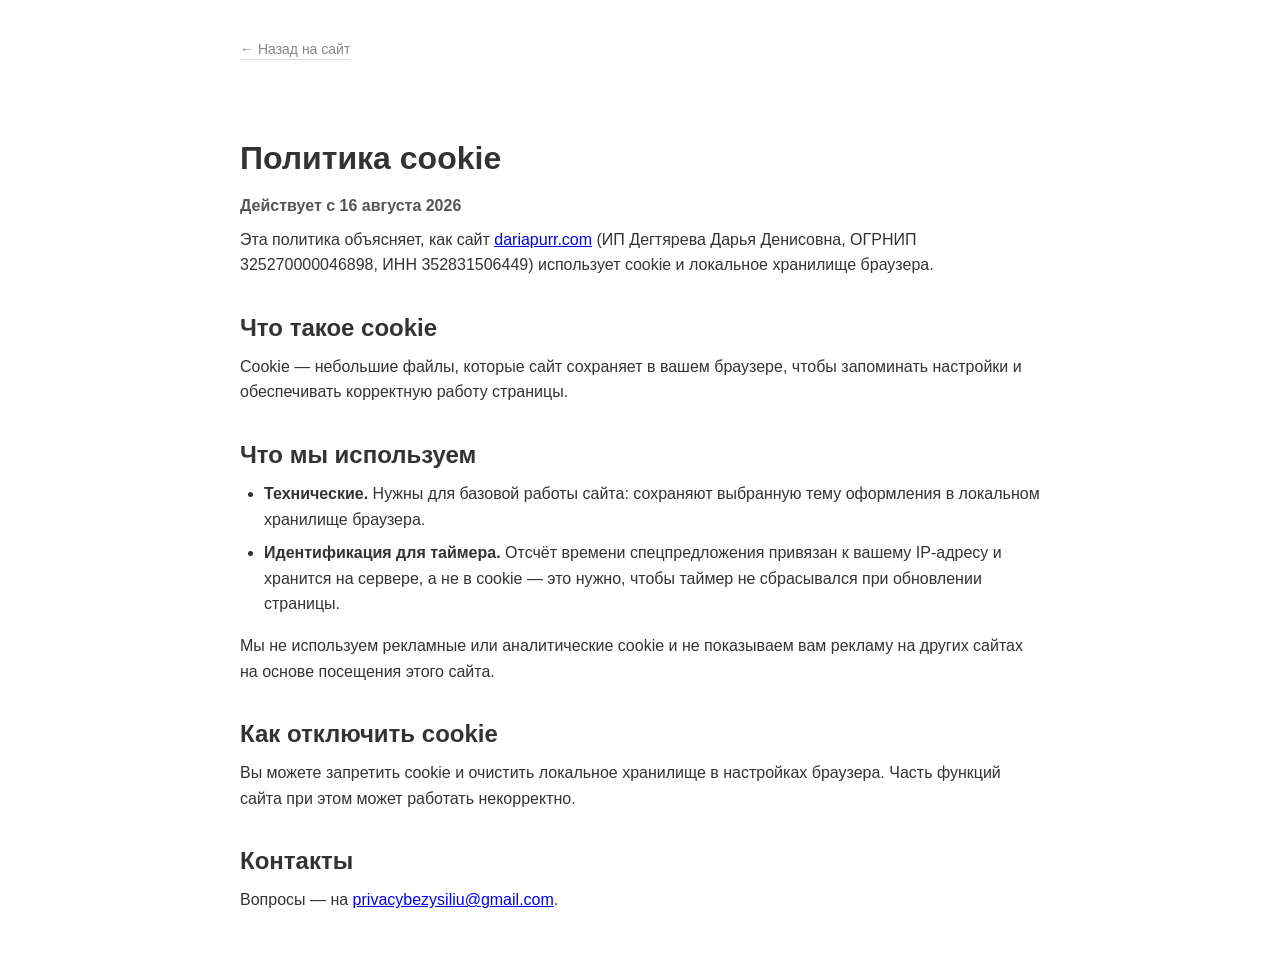
<file: site/cookies.html>
<!DOCTYPE html>
<html lang="ru">
<head>
  <meta charset="UTF-8">
  <meta name="viewport" content="width=device-width, initial-scale=1.0">
  <title>Политика cookie · Кэш-расклад от Белой Кошки</title>
  <style>
    *{box-sizing:border-box;margin:0;padding:0}
    body{font-family:Arial,sans-serif;background:#fff;color:#333;padding:40px 24px}
    .page-wrap{max-width:800px;margin:0 auto}
    .back-link{display:inline-block;margin-bottom:32px;color:#888;text-decoration:none;font-size:14px;border-bottom:1px solid #ddd;padding-bottom:2px}
    .back-link:hover{color:#333}
    h1,h2{margin-top:1.5em;margin-bottom:0.5em}
    p,li{line-height:1.6;margin-bottom:0.5em}
    ul{padding-left:24px;margin-bottom:1em}
    .updated{color:#555;font-weight:700}
  </style>
</head>
<body>
<div class="page-wrap">

  <a href="index.html" class="back-link">← Назад на сайт</a>

  <h1>Политика cookie</h1>
  <p class="updated">Действует с 16 августа 2026</p>

  <p>Эта политика объясняет, как сайт <a href="https://www.dariapurr.com">dariapurr.com</a> (ИП Дегтярева Дарья Денисовна, ОГРНИП 325270000046898, ИНН 352831506449) использует cookie и локальное хранилище браузера.</p>

  <h2>Что такое cookie</h2>
  <p>Cookie — небольшие файлы, которые сайт сохраняет в вашем браузере, чтобы запоминать настройки и обеспечивать корректную работу страницы.</p>

  <h2>Что мы используем</h2>
  <ul>
    <li><strong>Технические.</strong> Нужны для базовой работы сайта: сохраняют выбранную тему оформления в локальном хранилище браузера.</li>
    <li><strong>Идентификация для таймера.</strong> Отсчёт времени спецпредложения привязан к вашему IP-адресу и хранится на сервере, а не в cookie — это нужно, чтобы таймер не сбрасывался при обновлении страницы.</li>
  </ul>
  <p>Мы не используем рекламные или аналитические cookie и не показываем вам рекламу на других сайтах на основе посещения этого сайта.</p>

  <h2>Как отключить cookie</h2>
  <p>Вы можете запретить cookie и очистить локальное хранилище в настройках браузера. Часть функций сайта при этом может работать некорректно.</p>

  <h2>Контакты</h2>
  <p>Вопросы — на <a href="mailto:privacybezysiliu@gmail.com">privacybezysiliu@gmail.com</a>.</p>

</div>
</body>
</html>
</file>
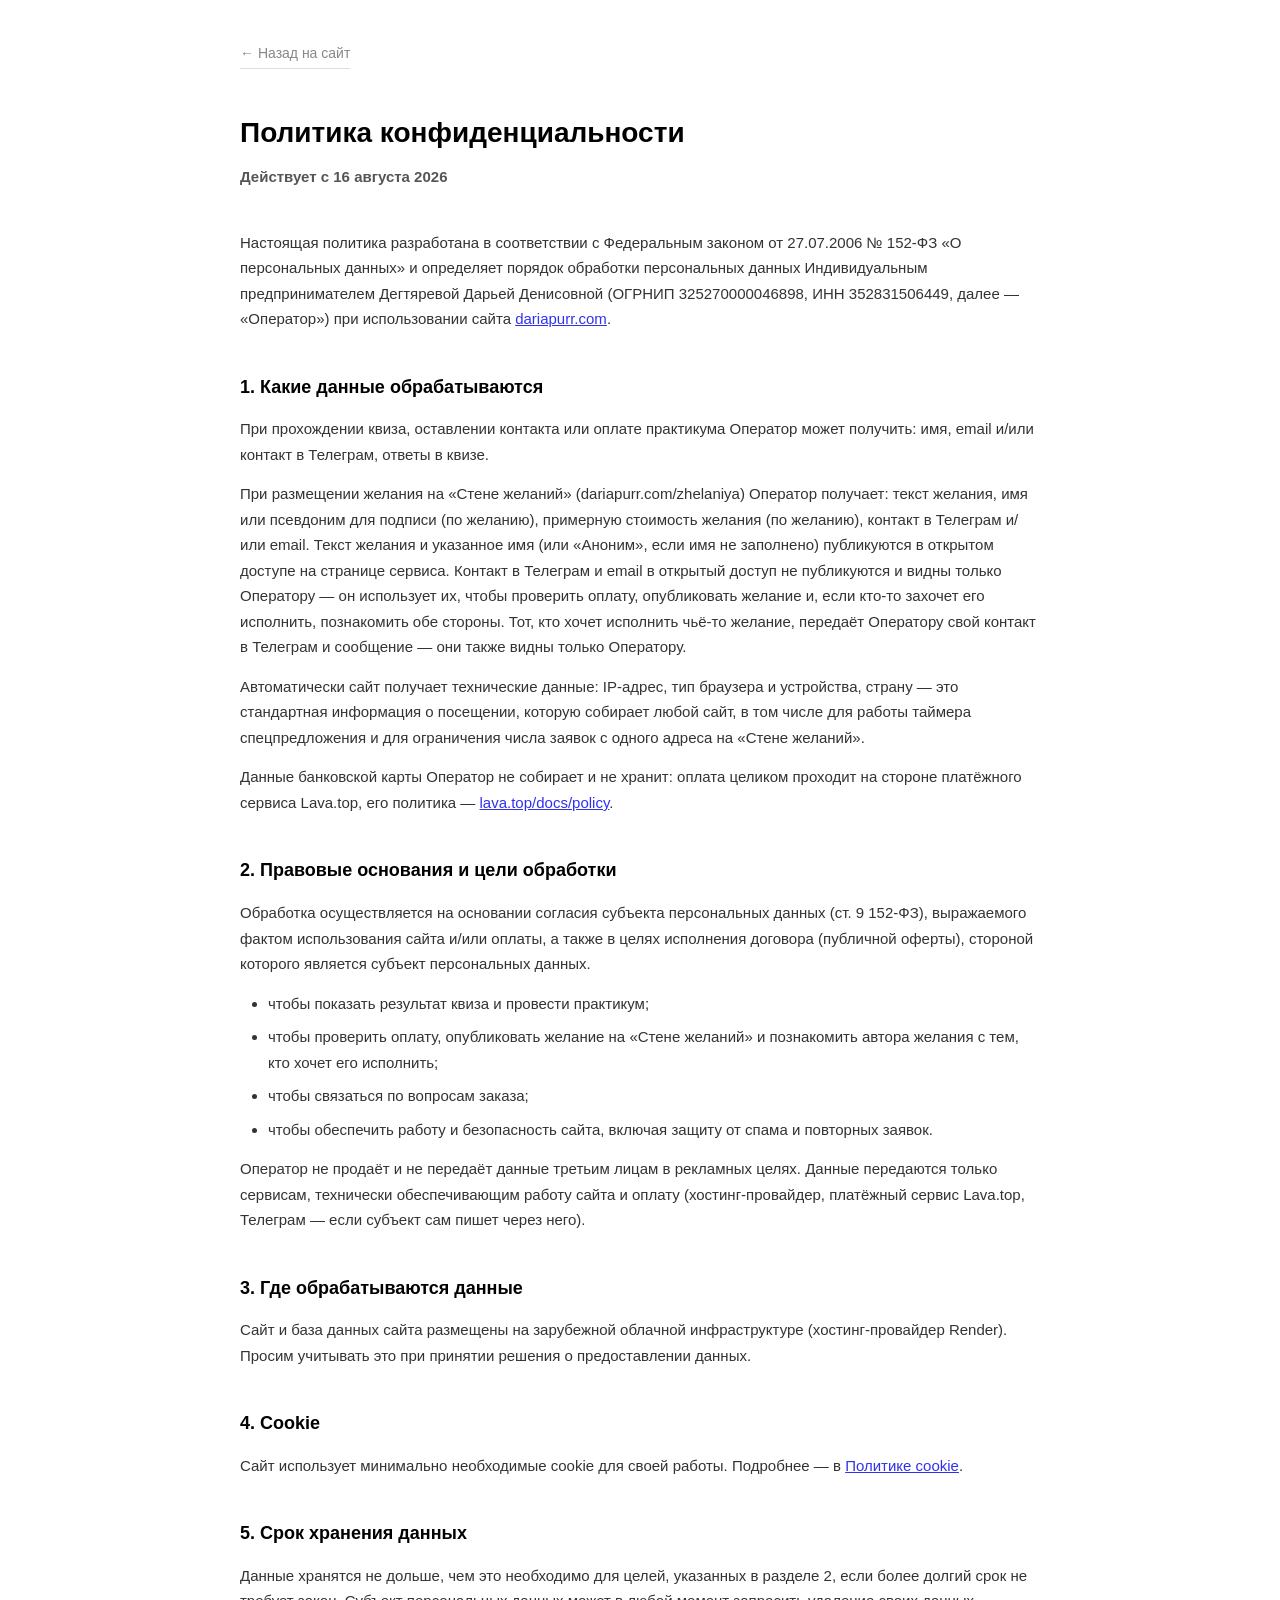
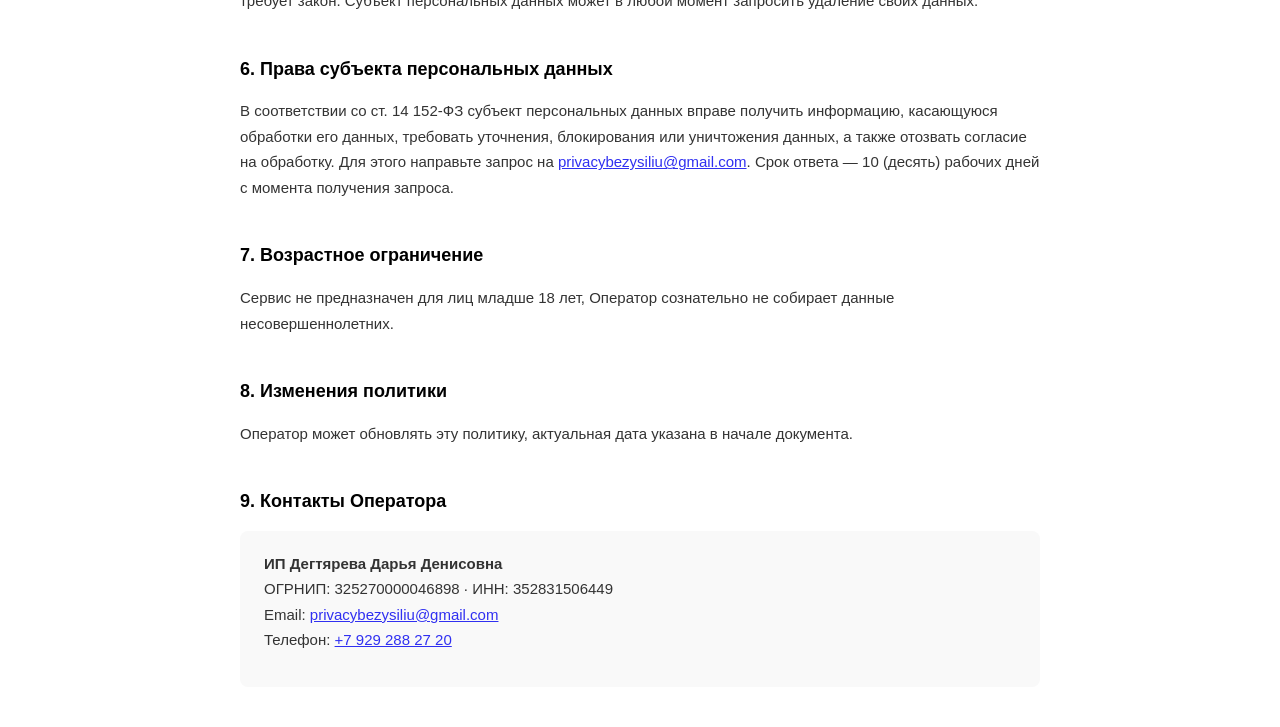
<file: site/privacy.html>
<!DOCTYPE html>
<html lang="ru">
<head>
  <meta charset="UTF-8">
  <meta name="viewport" content="width=device-width, initial-scale=1.0">
  <title>Политика конфиденциальности · daria.purr</title>
  <style>
    *{box-sizing:border-box;margin:0;padding:0}
    body{font-family:Arial,sans-serif;background:#fff;color:#333;padding:40px 24px;font-size:15px;line-height:1.7}
    .page-wrap{max-width:800px;margin:0 auto}
    .back-link{display:inline-block;margin-bottom:40px;color:#888;text-decoration:none;font-size:14px;border-bottom:1px solid #ddd;padding-bottom:2px}
    .back-link:hover{color:#333}
    h1{font-size:28px;color:#000;margin-bottom:8px;font-weight:700}
    .updated{color:#555;font-size:15px;font-weight:700;margin-bottom:40px}
    h2{font-size:18px;color:#000;margin-top:40px;margin-bottom:14px;font-weight:700}
    p{color:#333;margin-bottom:14px}
    ul{color:#333;padding-left:28px;margin-bottom:14px}
    li{margin-bottom:8px}
    a{color:#3030F1;word-break:break-word}
    .contact-block{background:#f9f9f9;padding:20px 24px;border-radius:8px;margin-top:12px}
  </style>
</head>
<body>
<div class="page-wrap">

  <a href="index.html" class="back-link">← Назад на сайт</a>

  <h1>Политика конфиденциальности</h1>
  <p class="updated">Действует с 16 августа 2026</p>

  <p>Настоящая политика разработана в соответствии с Федеральным законом от 27.07.2006 № 152-ФЗ «О персональных данных» и определяет порядок обработки персональных данных Индивидуальным предпринимателем Дегтяревой Дарьей Денисовной (ОГРНИП 325270000046898, ИНН 352831506449, далее — «Оператор») при использовании сайта <a href="https://www.dariapurr.com">dariapurr.com</a>.</p>

  <h2>1. Какие данные обрабатываются</h2>
  <p>При прохождении квиза, оставлении контакта или оплате практикума Оператор может получить: имя, email и/или контакт в Телеграм, ответы в квизе.</p>
  <p>При размещении желания на «Стене желаний» (dariapurr.com/zhelaniya) Оператор получает: текст желания, имя или псевдоним для подписи (по желанию), примерную стоимость желания (по желанию), контакт в Телеграм и/или email. Текст желания и указанное имя (или «Аноним», если имя не заполнено) публикуются в открытом доступе на странице сервиса. Контакт в Телеграм и email в открытый доступ не публикуются и видны только Оператору — он использует их, чтобы проверить оплату, опубликовать желание и, если кто-то захочет его исполнить, познакомить обе стороны. Тот, кто хочет исполнить чьё-то желание, передаёт Оператору свой контакт в Телеграм и сообщение — они также видны только Оператору.</p>
  <p>Автоматически сайт получает технические данные: IP-адрес, тип браузера и устройства, страну — это стандартная информация о посещении, которую собирает любой сайт, в том числе для работы таймера спецпредложения и для ограничения числа заявок с одного адреса на «Стене желаний».</p>
  <p>Данные банковской карты Оператор не собирает и не хранит: оплата целиком проходит на стороне платёжного сервиса Lava.top, его политика — <a href="https://lava.top/docs/policy/" target="_blank" rel="noopener">lava.top/docs/policy</a>.</p>

  <h2>2. Правовые основания и цели обработки</h2>
  <p>Обработка осуществляется на основании согласия субъекта персональных данных (ст. 9 152-ФЗ), выражаемого фактом использования сайта и/или оплаты, а также в целях исполнения договора (публичной оферты), стороной которого является субъект персональных данных.</p>
  <ul>
    <li>чтобы показать результат квиза и провести практикум;</li>
    <li>чтобы проверить оплату, опубликовать желание на «Стене желаний» и познакомить автора желания с тем, кто хочет его исполнить;</li>
    <li>чтобы связаться по вопросам заказа;</li>
    <li>чтобы обеспечить работу и безопасность сайта, включая защиту от спама и повторных заявок.</li>
  </ul>
  <p>Оператор не продаёт и не передаёт данные третьим лицам в рекламных целях. Данные передаются только сервисам, технически обеспечивающим работу сайта и оплату (хостинг-провайдер, платёжный сервис Lava.top, Телеграм — если субъект сам пишет через него).</p>

  <h2>3. Где обрабатываются данные</h2>
  <p>Сайт и база данных сайта размещены на зарубежной облачной инфраструктуре (хостинг-провайдер Render). Просим учитывать это при принятии решения о предоставлении данных.</p>

  <h2>4. Cookie</h2>
  <p>Сайт использует минимально необходимые cookie для своей работы. Подробнее — в <a href="cookies.html">Политике cookie</a>.</p>

  <h2>5. Срок хранения данных</h2>
  <p>Данные хранятся не дольше, чем это необходимо для целей, указанных в разделе 2, если более долгий срок не требует закон. Субъект персональных данных может в любой момент запросить удаление своих данных.</p>

  <h2>6. Права субъекта персональных данных</h2>
  <p>В соответствии со ст. 14 152-ФЗ субъект персональных данных вправе получить информацию, касающуюся обработки его данных, требовать уточнения, блокирования или уничтожения данных, а также отозвать согласие на обработку. Для этого направьте запрос на <a href="mailto:privacybezysiliu@gmail.com">privacybezysiliu@gmail.com</a>. Срок ответа — 10 (десять) рабочих дней с момента получения запроса.</p>

  <h2>7. Возрастное ограничение</h2>
  <p>Сервис не предназначен для лиц младше 18 лет, Оператор сознательно не собирает данные несовершеннолетних.</p>

  <h2>8. Изменения политики</h2>
  <p>Оператор может обновлять эту политику, актуальная дата указана в начале документа.</p>

  <h2>9. Контакты Оператора</h2>
  <div class="contact-block">
    <p><strong>ИП Дегтярева Дарья Денисовна</strong><br>
    ОГРНИП: 325270000046898 · ИНН: 352831506449<br>
    Email: <a href="mailto:privacybezysiliu@gmail.com">privacybezysiliu@gmail.com</a><br>
    Телефон: <a href="tel:+79292882720">+7 929 288 27 20</a></p>
  </div>

</div>
</body>
</html>
</file>
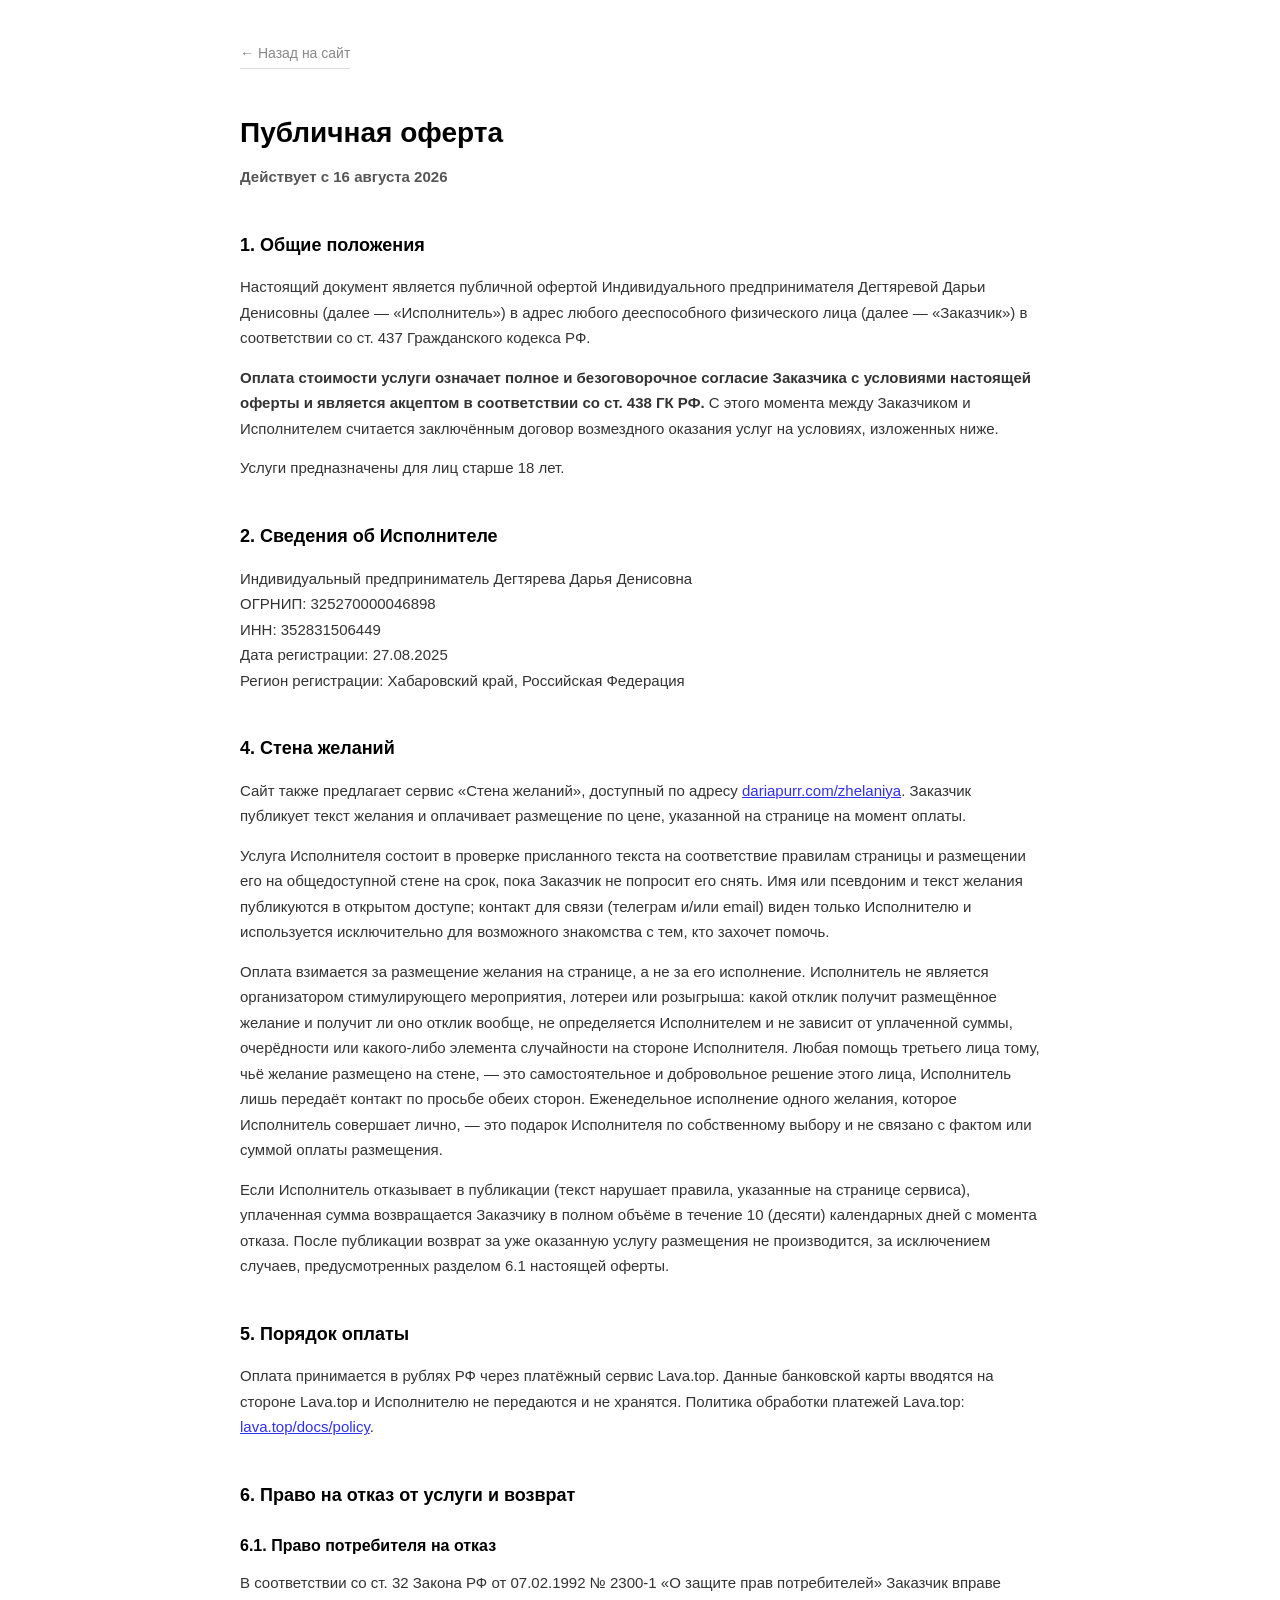
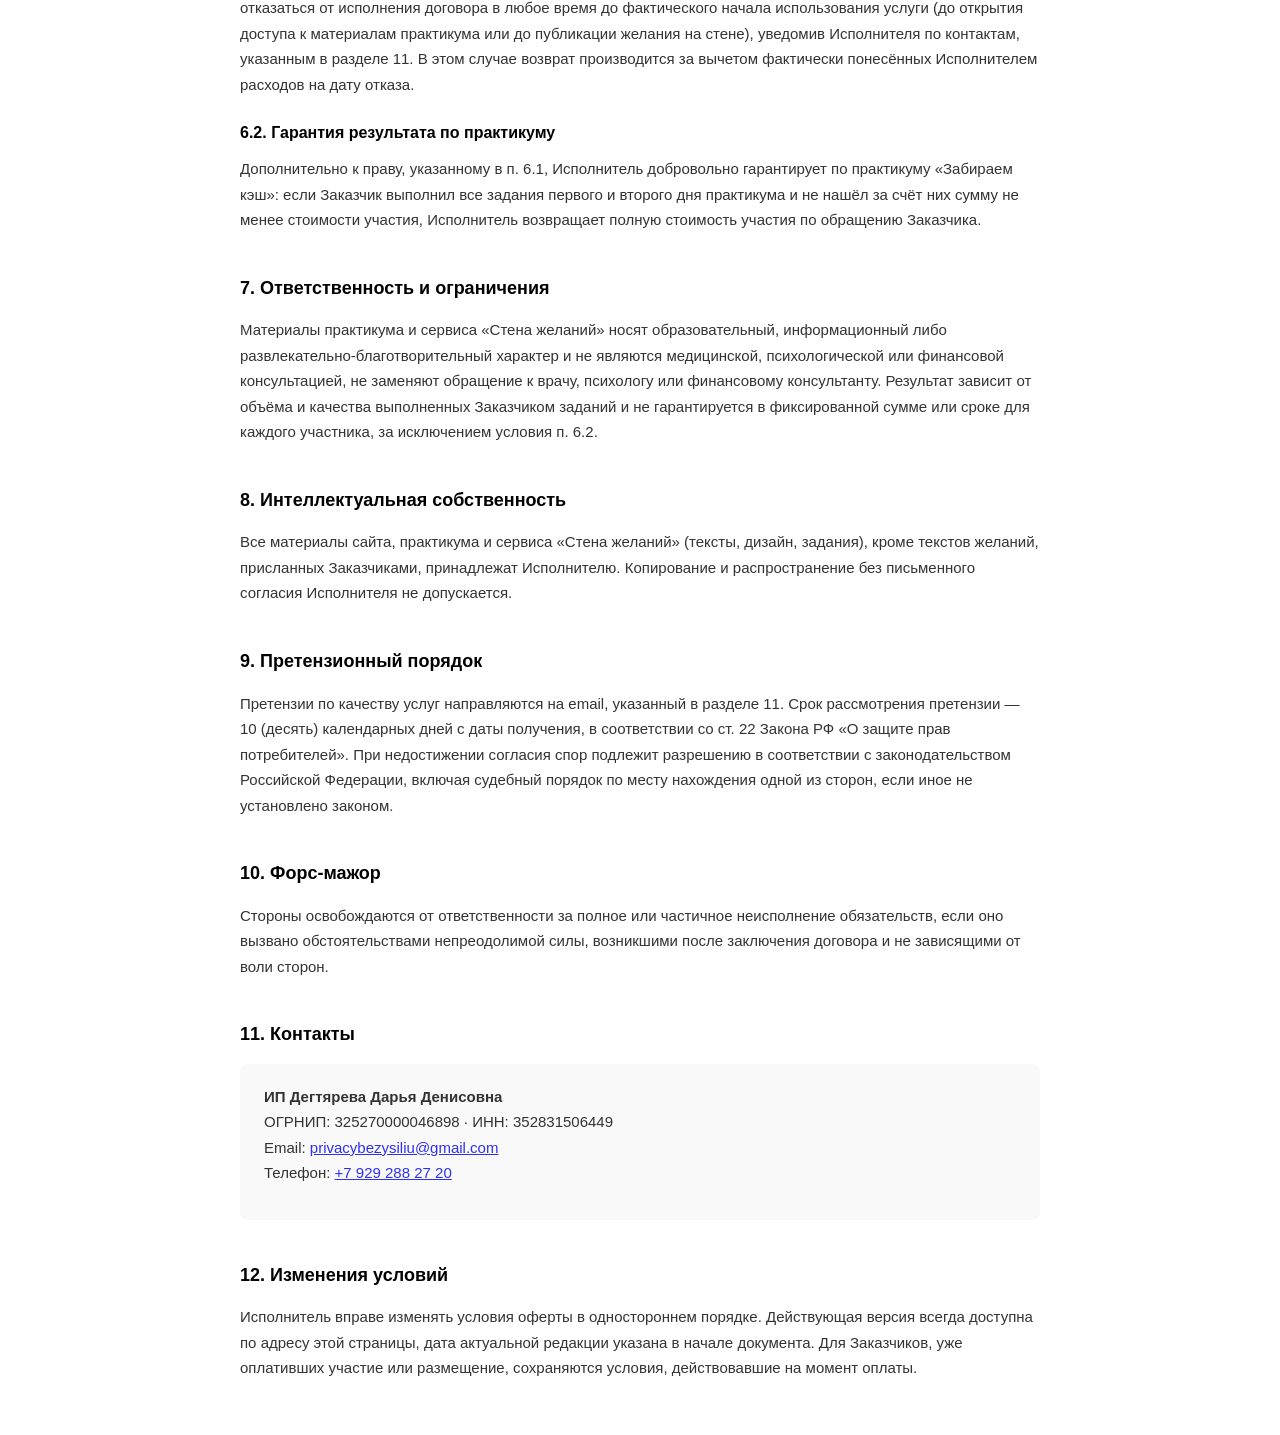
<file: site/terms.html>
<!DOCTYPE html>
<html lang="ru">
<head>
  <meta charset="UTF-8">
  <meta name="viewport" content="width=device-width, initial-scale=1.0">
  <title>Публичная оферта · daria.purr</title>
  <style>
    *{box-sizing:border-box;margin:0;padding:0}
    body{font-family:Arial,sans-serif;background:#fff;color:#333;padding:40px 24px;font-size:15px;line-height:1.7}
    .page-wrap{max-width:800px;margin:0 auto}
    .back-link{display:inline-block;margin-bottom:40px;color:#888;text-decoration:none;font-size:14px;border-bottom:1px solid #ddd;padding-bottom:2px}
    .back-link:hover{color:#333}
    h1{font-size:28px;color:#000;margin-bottom:8px;font-weight:700}
    .updated{color:#555;font-size:15px;font-weight:700;margin-bottom:40px}
    h2{font-size:18px;color:#000;margin-top:40px;margin-bottom:14px;font-weight:700}
    h3{font-size:16px;color:#000;margin-top:22px;margin-bottom:10px;font-weight:700}
    p{color:#333;margin-bottom:14px}
    ul{color:#333;padding-left:28px;margin-bottom:14px}
    li{margin-bottom:8px}
    a{color:#3030F1;word-break:break-word}
    .contact-block{background:#f9f9f9;padding:20px 24px;border-radius:8px;margin-top:12px}
  </style>
</head>
<body>
<div class="page-wrap">

  <a href="index.html" class="back-link">← Назад на сайт</a>

  <h1>Публичная оферта</h1>
  <p class="updated">Действует с 16 августа 2026</p>

  <h2>1. Общие положения</h2>
  <p>Настоящий документ является публичной офертой Индивидуального предпринимателя Дегтяревой Дарьи Денисовны (далее — «Исполнитель») в адрес любого дееспособного физического лица (далее — «Заказчик») в соответствии со ст. 437 Гражданского кодекса РФ.</p>
  <p><strong>Оплата стоимости услуги означает полное и безоговорочное согласие Заказчика с условиями настоящей оферты и является акцептом в соответствии со ст. 438 ГК РФ.</strong> С этого момента между Заказчиком и Исполнителем считается заключённым договор возмездного оказания услуг на условиях, изложенных ниже.</p>
  <p>Услуги предназначены для лиц старше 18 лет.</p>

  <h2>2. Сведения об Исполнителе</h2>
  <p>Индивидуальный предприниматель Дегтярева Дарья Денисовна<br>
  ОГРНИП: 325270000046898<br>
  ИНН: 352831506449<br>
  Дата регистрации: 27.08.2025<br>
  Регион регистрации: Хабаровский край, Российская Федерация</p>

  <h2>4. Стена желаний</h2>
  <p>Сайт также предлагает сервис «Стена желаний», доступный по адресу <a href="https://www.dariapurr.com/zhelaniya">dariapurr.com/zhelaniya</a>. Заказчик публикует текст желания и оплачивает размещение по цене, указанной на странице на момент оплаты.</p>
  <p>Услуга Исполнителя состоит в проверке присланного текста на соответствие правилам страницы и размещении его на общедоступной стене на срок, пока Заказчик не попросит его снять. Имя или псевдоним и текст желания публикуются в открытом доступе; контакт для связи (телеграм и/или email) виден только Исполнителю и используется исключительно для возможного знакомства с тем, кто захочет помочь.</p>
  <p>Оплата взимается за размещение желания на странице, а не за его исполнение. Исполнитель не является организатором стимулирующего мероприятия, лотереи или розыгрыша: какой отклик получит размещённое желание и получит ли оно отклик вообще, не определяется Исполнителем и не зависит от уплаченной суммы, очерёдности или какого-либо элемента случайности на стороне Исполнителя. Любая помощь третьего лица тому, чьё желание размещено на стене, — это самостоятельное и добровольное решение этого лица, Исполнитель лишь передаёт контакт по просьбе обеих сторон. Еженедельное исполнение одного желания, которое Исполнитель совершает лично, — это подарок Исполнителя по собственному выбору и не связано с фактом или суммой оплаты размещения.</p>
  <p>Если Исполнитель отказывает в публикации (текст нарушает правила, указанные на странице сервиса), уплаченная сумма возвращается Заказчику в полном объёме в течение 10 (десяти) календарных дней с момента отказа. После публикации возврат за уже оказанную услугу размещения не производится, за исключением случаев, предусмотренных разделом 6.1 настоящей оферты.</p>

  <h2>5. Порядок оплаты</h2>
  <p>Оплата принимается в рублях РФ через платёжный сервис Lava.top. Данные банковской карты вводятся на стороне Lava.top и Исполнителю не передаются и не хранятся. Политика обработки платежей Lava.top: <a href="https://lava.top/docs/policy/" target="_blank" rel="noopener">lava.top/docs/policy</a>.</p>

  <h2>6. Право на отказ от услуги и возврат</h2>
  <h3>6.1. Право потребителя на отказ</h3>
  <p>В соответствии со ст. 32 Закона РФ от 07.02.1992 № 2300-1 «О защите прав потребителей» Заказчик вправе отказаться от исполнения договора в любое время до фактического начала использования услуги (до открытия доступа к материалам практикума или до публикации желания на стене), уведомив Исполнителя по контактам, указанным в разделе 11. В этом случае возврат производится за вычетом фактически понесённых Исполнителем расходов на дату отказа.</p>
  <h3>6.2. Гарантия результата по практикуму</h3>
  <p>Дополнительно к праву, указанному в п. 6.1, Исполнитель добровольно гарантирует по практикуму «Забираем кэш»: если Заказчик выполнил все задания первого и второго дня практикума и не нашёл за счёт них сумму не менее стоимости участия, Исполнитель возвращает полную стоимость участия по обращению Заказчика.</p>

  <h2>7. Ответственность и ограничения</h2>
  <p>Материалы практикума и сервиса «Стена желаний» носят образовательный, информационный либо развлекательно-благотворительный характер и не являются медицинской, психологической или финансовой консультацией, не заменяют обращение к врачу, психологу или финансовому консультанту. Результат зависит от объёма и качества выполненных Заказчиком заданий и не гарантируется в фиксированной сумме или сроке для каждого участника, за исключением условия п. 6.2.</p>

  <h2>8. Интеллектуальная собственность</h2>
  <p>Все материалы сайта, практикума и сервиса «Стена желаний» (тексты, дизайн, задания), кроме текстов желаний, присланных Заказчиками, принадлежат Исполнителю. Копирование и распространение без письменного согласия Исполнителя не допускается.</p>

  <h2>9. Претензионный порядок</h2>
  <p>Претензии по качеству услуг направляются на email, указанный в разделе 11. Срок рассмотрения претензии — 10 (десять) календарных дней с даты получения, в соответствии со ст. 22 Закона РФ «О защите прав потребителей». При недостижении согласия спор подлежит разрешению в соответствии с законодательством Российской Федерации, включая судебный порядок по месту нахождения одной из сторон, если иное не установлено законом.</p>

  <h2>10. Форс-мажор</h2>
  <p>Стороны освобождаются от ответственности за полное или частичное неисполнение обязательств, если оно вызвано обстоятельствами непреодолимой силы, возникшими после заключения договора и не зависящими от воли сторон.</p>

  <h2>11. Контакты</h2>
  <div class="contact-block">
    <p><strong>ИП Дегтярева Дарья Денисовна</strong><br>
    ОГРНИП: 325270000046898 · ИНН: 352831506449<br>
    Email: <a href="mailto:privacybezysiliu@gmail.com">privacybezysiliu@gmail.com</a><br>
    Телефон: <a href="tel:+79292882720">+7 929 288 27 20</a></p>
  </div>

  <h2>12. Изменения условий</h2>
  <p>Исполнитель вправе изменять условия оферты в одностороннем порядке. Действующая версия всегда доступна по адресу этой страницы, дата актуальной редакции указана в начале документа. Для Заказчиков, уже оплативших участие или размещение, сохраняются условия, действовавшие на момент оплаты.</p>

</div>
</body>
</html>
</file>
